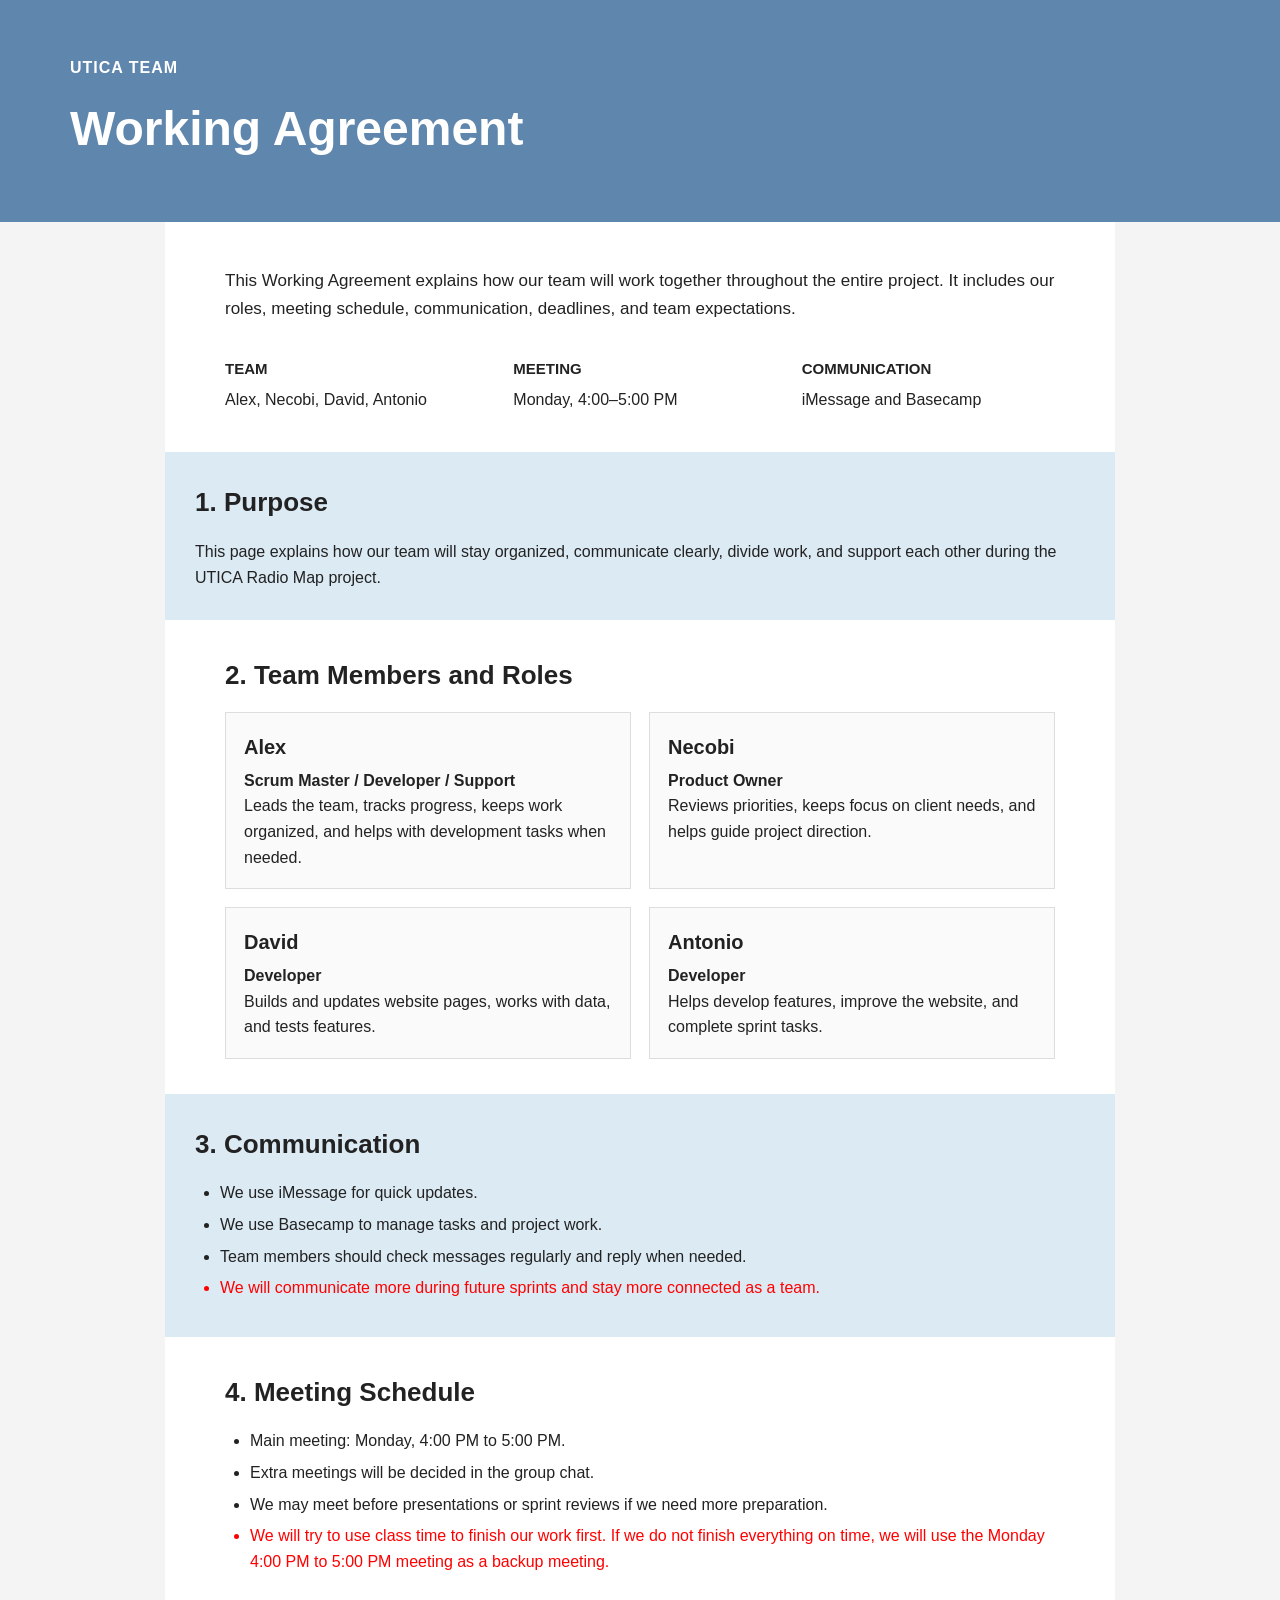
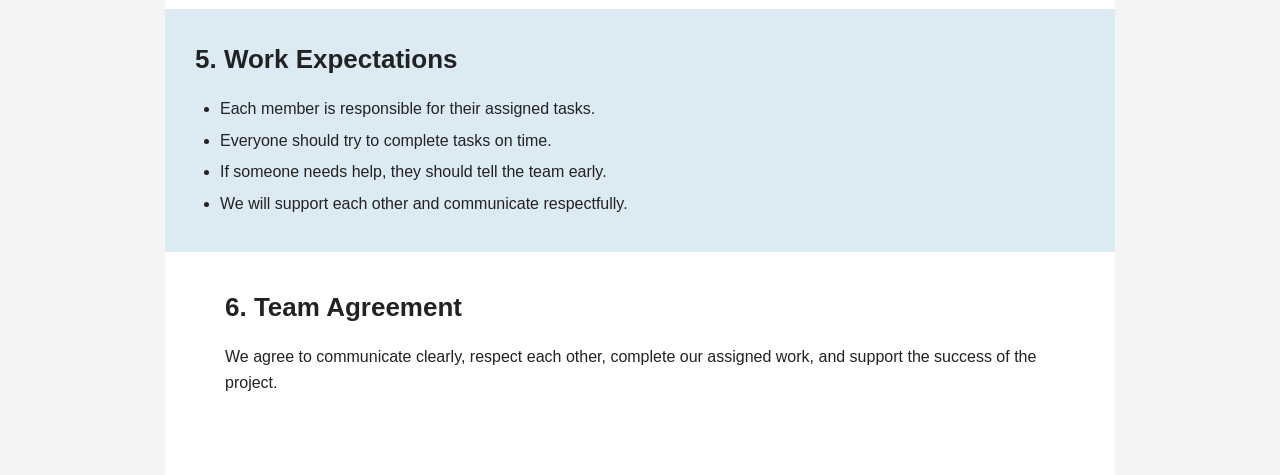
<file: Agreement.html>
<!DOCTYPE html>
<html lang="en">
<head>
  <meta charset="UTF-8">
  <meta name="viewport" content="width=device-width, initial-scale=1.0">
  <title>Working Agreement</title>
  <link rel="stylesheet" href="styles/agreement.css">
</head>
<body>

  <header class="hero">
    <p class="tag">UTICA TEAM</p>
    <h1>Working Agreement</h1>
  </header>

  <main class="container">

    <p class="intro">
      This Working Agreement explains how our team will work together throughout the entire project.
      It includes our roles, meeting schedule, communication, deadlines, and team expectations.
    </p>

    <section class="quick-info">
      <div>
        <h3>TEAM</h3>
        <p>Alex, Necobi, David, Antonio</p>
      </div>

      <div>
        <h3>MEETING</h3>
        <p>Monday, 4:00–5:00 PM</p>
      </div>

      <div>
        <h3>COMMUNICATION</h3>
        <p>iMessage and Basecamp</p>
      </div>
    </section>

    <section class="blue-section">
      <h2>1. Purpose</h2>
      <p>
        This page explains how our team will stay organized, communicate clearly,
        divide work, and support each other during the UTICA Radio Map project.
      </p>
    </section>

    <section>
      <h2>2. Team Members and Roles</h2>

      <div class="roles">
        <div class="role">
          <h3>Alex</h3>
          <p><strong>Scrum Master / Developer / Support</strong></p>
          <p>
            Leads the team, tracks progress, keeps work organized, and helps with development tasks when needed.
          </p>
        </div>

        <div class="role">
          <h3>Necobi</h3>
          <p><strong>Product Owner</strong></p>
          <p>
            Reviews priorities, keeps focus on client needs, and helps guide project direction.
          </p>
        </div>

        <div class="role">
          <h3>David</h3>
          <p><strong>Developer</strong></p>
          <p>
            Builds and updates website pages, works with data, and tests features.
          </p>
        </div>

        <div class="role">
          <h3>Antonio</h3>
          <p><strong>Developer</strong></p>
          <p>
            Helps develop features, improve the website, and complete sprint tasks.
          </p>
        </div>
      </div>
    </section>

    <section class="blue-section">
      <h2>3. Communication</h2>
      <ul>
        <li>We use iMessage for quick updates.</li>
        <li>We use Basecamp to manage tasks and project work.</li>
        <li>Team members should check messages regularly and reply when needed.</li>

        <li style="color: red;">
          We will communicate more during future sprints and stay more connected as a team.
        </li>
      </ul>
    </section>

    <section>
      <h2>4. Meeting Schedule</h2>
      <ul>
        <li>Main meeting: Monday, 4:00 PM to 5:00 PM.</li>
        <li>Extra meetings will be decided in the group chat.</li>
        <li>We may meet before presentations or sprint reviews if we need more preparation.</li>

        <li style="color: red;">
          We will try to use class time to finish our work first. If we do not finish everything on time, we will use the Monday 4:00 PM to 5:00 PM meeting as a backup meeting.
        </li>
      </ul>
    </section>

    <section class="blue-section">
      <h2>5. Work Expectations</h2>
      <ul>
        <li>Each member is responsible for their assigned tasks.</li>
        <li>Everyone should try to complete tasks on time.</li>
        <li>If someone needs help, they should tell the team early.</li>
        <li>We will support each other and communicate respectfully.</li>
      </ul>
    </section>

    <section>
      <h2>6. Team Agreement</h2>
      <p>
        We agree to communicate clearly, respect each other, complete our assigned work,
        and support the success of the project.
      </p>
    </section>

  </main>

</body>
</html>
</file>
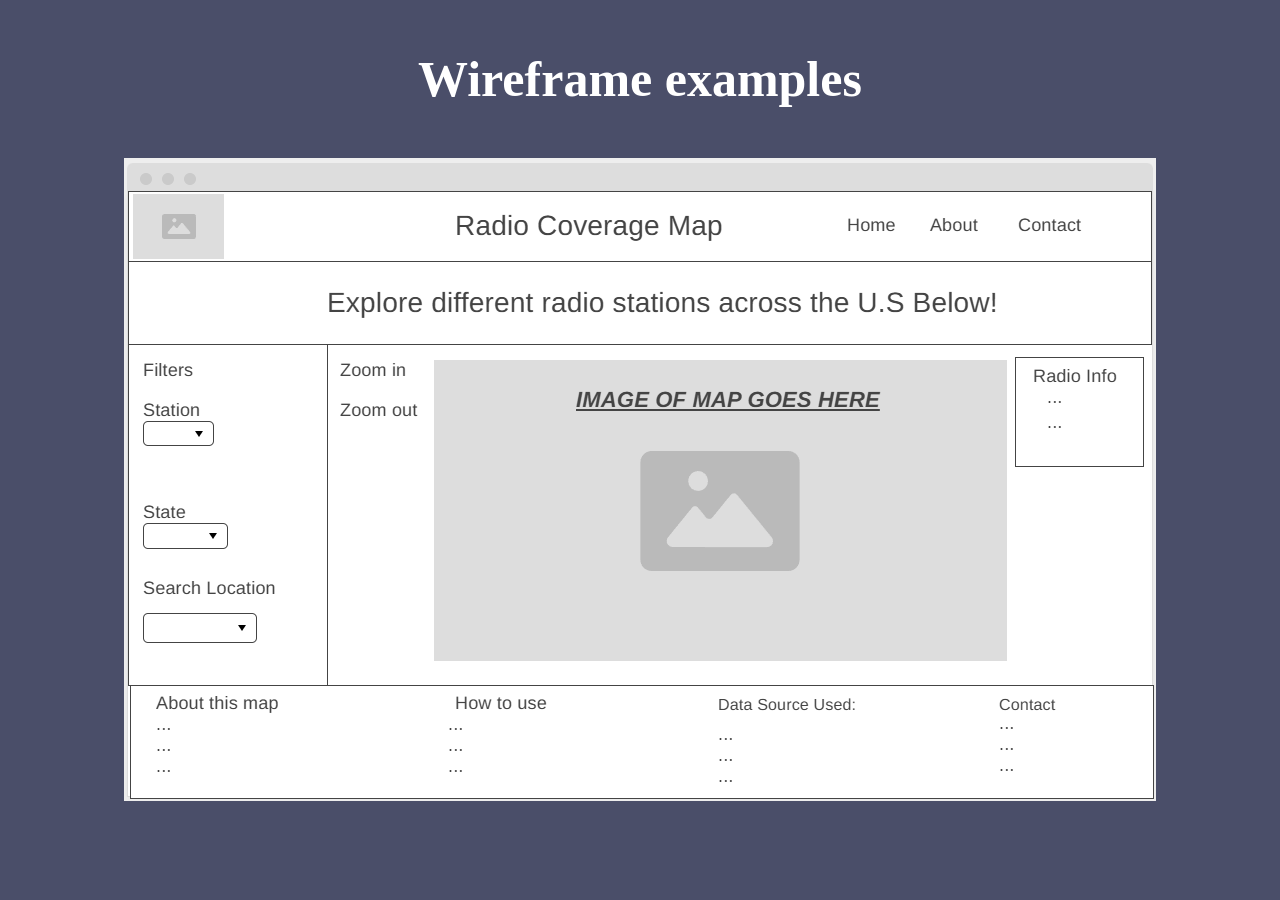
<file: wireframe (2).html>
<!DOCTYPE html>
<html lang="en">
<head>
    <meta charset="UTF-8">
    <meta name="viewport" content="width=device-width, initial-scale=1.0">
    <title>UTICA Team</title>
    <link rel="stylesheet" href="/styles/wireframe.css">
</head>
<body>
    <h1>Wireframe examples</h1>
    
    <img src="/images/wireframes.png" alt="Wireframe Example">
    
</body>
</html>
</file>
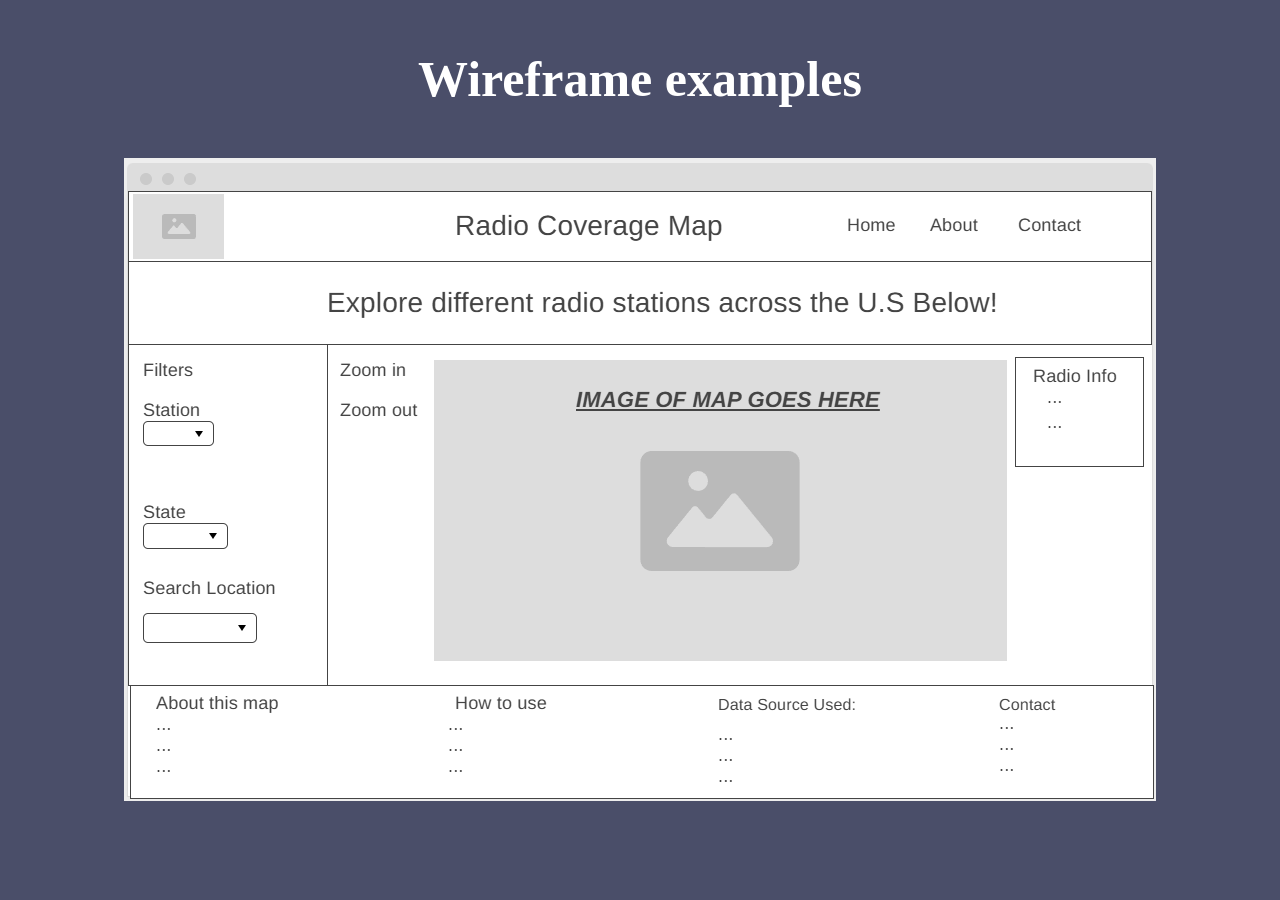
<file: wireframe.html>
<!DOCTYPE html>
<html lang="en">
<head>
    <meta charset="UTF-8">
    <meta name="viewport" content="width=device-width, initial-scale=1.0">
    <title>UTICA Team</title>
    <link rel="stylesheet" href="/styles/wireframe.css">
</head>
<body>
    <h1>Wireframe examples</h1>
    
    <img src="/images/wireframes.png" alt="Wireframe Example">
    
</body>
</html>
</file>
<file: styles/agreement.css>
* {
  box-sizing: border-box;
  margin: 0;
  padding: 0;
}

body {
  font-family: Arial, Helvetica, sans-serif;
  background: #f4f4f4;
  color: #222;
  line-height: 1.6;
}

.hero {
  background: #5f86ad;
  color: white;
  padding: 55px 70px;
}

.tag {
  font-size: 16px;
  font-weight: bold;
  letter-spacing: 1px;
  margin-bottom: 10px;
}

.hero h1 {
  font-size: 48px;
  max-width: 600px;
}

.container {
  max-width: 950px;
  margin: 0 auto;
  background: white;
  padding: 45px 60px;
}

.intro {
  font-size: 17px;
  margin-bottom: 35px;
}

.quick-info {
  display: grid;
  grid-template-columns: repeat(3, 1fr);
  gap: 35px;
  margin-bottom: 40px;
}

.quick-info h3 {
  font-size: 15px;
  margin-bottom: 6px;
}

section {
  margin-bottom: 35px;
}

.blue-section {
  background: #dceaf4;
  padding: 30px;
  margin-left: -60px;
  margin-right: -60px;
}

h2 {
  font-size: 26px;
  margin-bottom: 15px;
}

.roles {
  display: grid;
  grid-template-columns: 1fr 1fr;
  gap: 18px;
}

.role {
  border: 1px solid #ddd;
  padding: 18px;
  background: #fafafa;
}

.role h3 {
  font-size: 20px;
  margin-bottom: 5px;
}

ul {
  padding-left: 25px;
}

li {
  margin-bottom: 6px;
}

@media (max-width: 700px) {
  .hero {
    padding: 35px 25px;
  }

  .hero h1 {
    font-size: 36px;
  }

  .container {
    padding: 30px 25px;
  }

  .blue-section {
    margin-left: -25px;
    margin-right: -25px;
    padding: 25px;
  }

  .quick-info,
  .roles {
    grid-template-columns: 1fr;
  }
}
</file>
<file: styles/wireframe.css>
body {
    margin:0;
    padding: 0px;
    background-color:#4a4e69;
    text-align: center;}


h1 {
    background-color: #4a4e69;
    color: white;
    padding: 50px;
    font-size: 50px;
    margin: 0px;
}

h2{
    font-size: 45px;
    
}

a{
    display: block;
    margin: 15px auto;
    font-size: 35px;
    border-radius: 30px;
    width: 25%;
    color: red;
}

a:hover{
    background-color: rgb(44, 62, 80);

}
</file>
